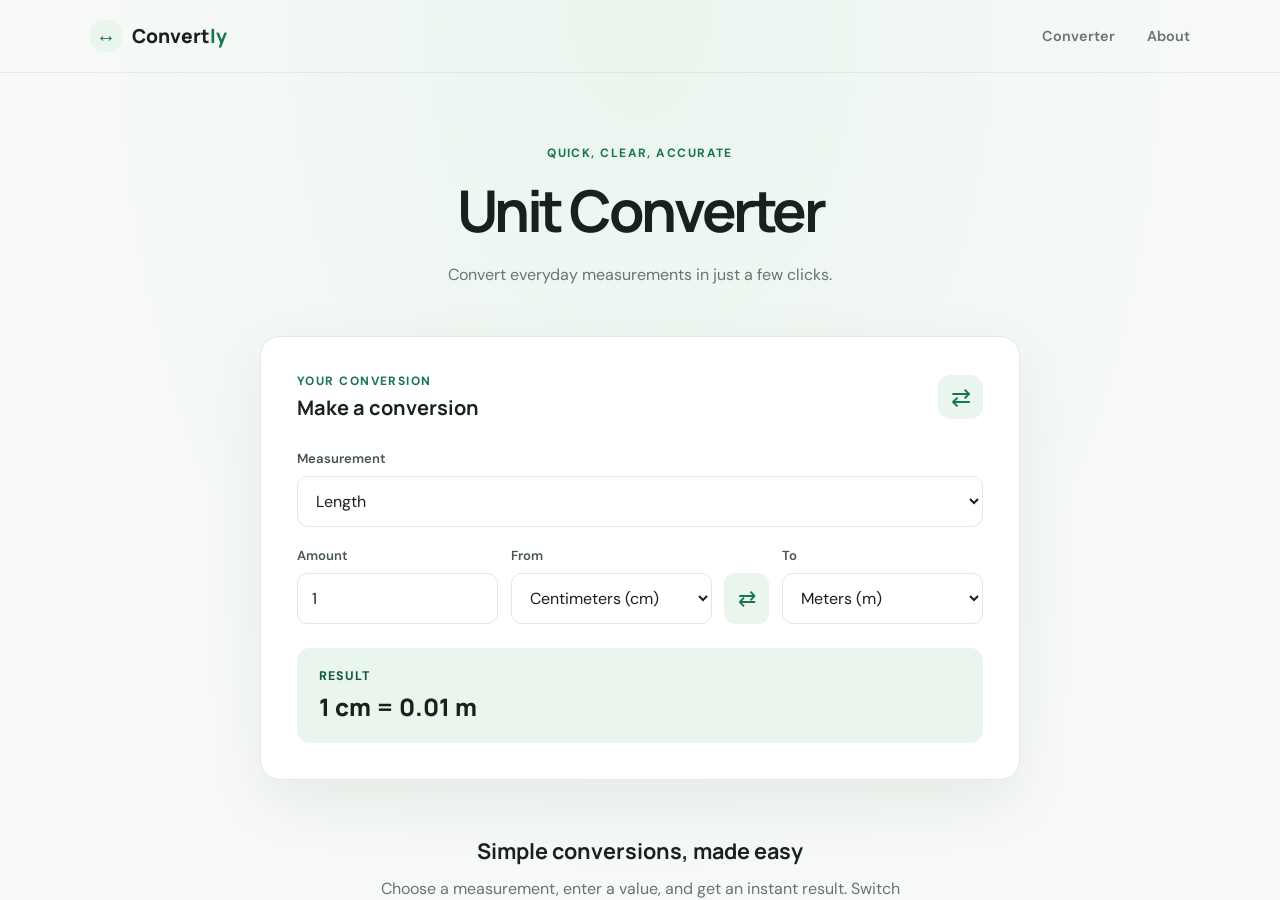
<file: index.html>
<!doctype html>
<html lang="en">
  <head>
    <meta charset="utf-8">
    <meta name="viewport" content="width=device-width, initial-scale=1">
    <meta http-equiv="refresh" content="0; url=unit-converter.html">
    <title>Unit Converter</title>
  </head>
  <body>
    <p>Opening the <a href="unit-converter.html">Unit Converter</a>…</p>
  </body>
</html>
</file>
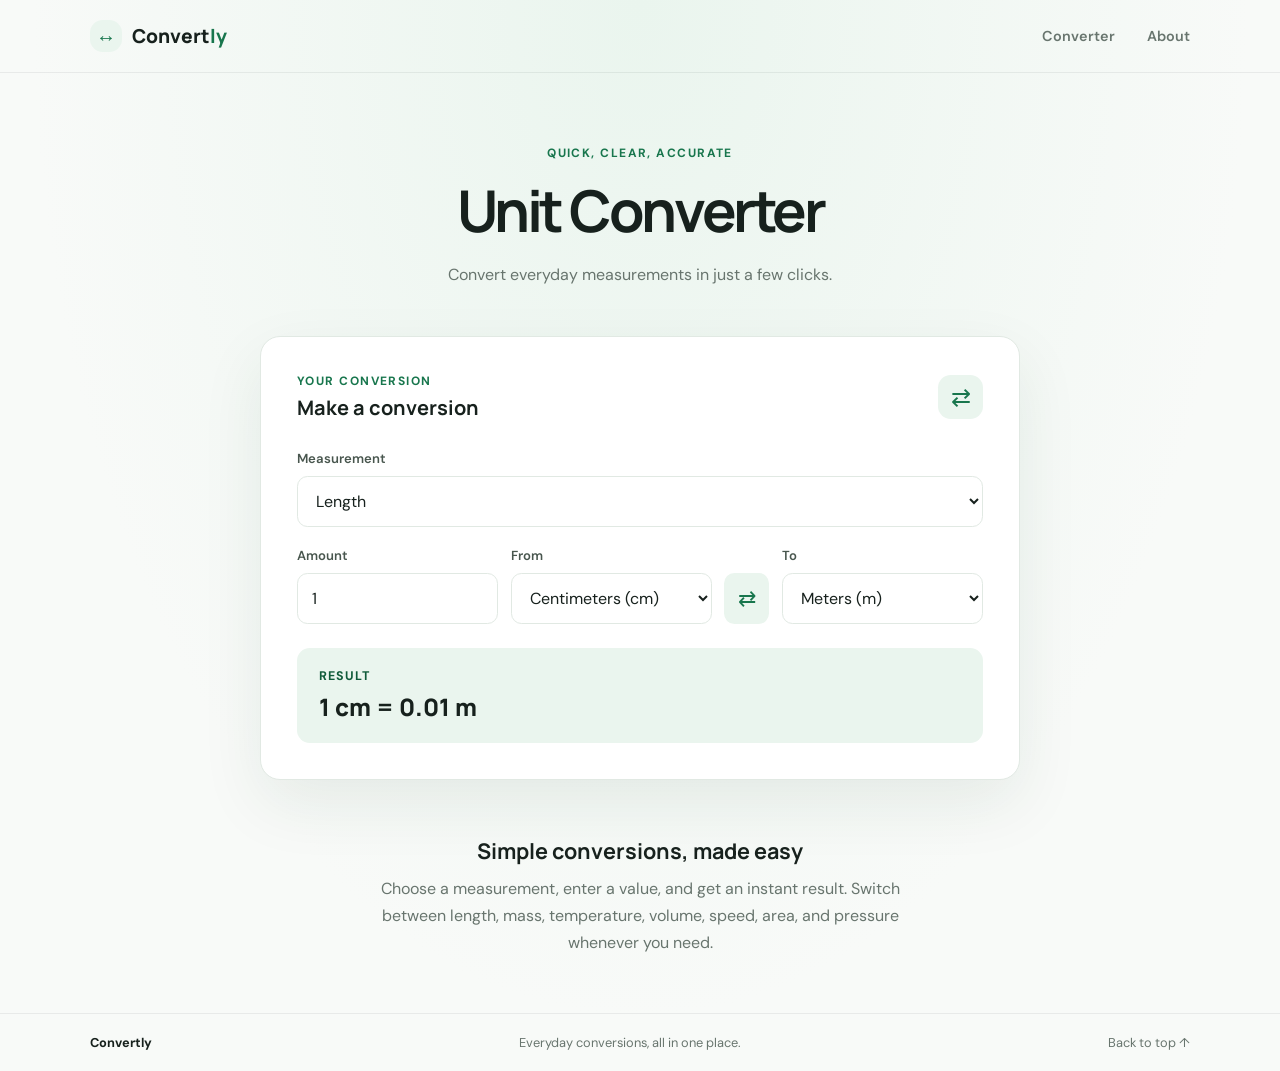
<file: unit-converter.html>
<!doctype html>
<html lang="en">
  <head>
    <meta charset="utf-8">
    <meta name="viewport" content="width=device-width, initial-scale=1">
    <meta name="description" content="A simple, easy-to-use unit converter.">
    <title>Unit Converter</title>
    <link rel="stylesheet" href="unit-converter.css">
    <script src="unit-converter.js" defer></script>
  </head>
  <body>
    <header class="site-header" id="top">
      <a class="brand" href="#top" aria-label="Unit Converter home">
        <span class="brand-mark" aria-hidden="true">↔</span>
        <span>Convert<span class="brand-accent">ly</span></span>
      </a>
      <nav class="site-nav" aria-label="Main navigation">
        <a href="#converter">Converter</a>
        <a href="#about">About</a>
      </nav>
    </header>

    <main>
      <section class="intro" aria-labelledby="page-title">
        <p class="eyebrow">Quick, clear, accurate</p>
        <h1 id="page-title">Unit Converter</h1>
        <p>Convert everyday measurements in just a few clicks.</p>
      </section>

      <section class="converter-card" id="converter" aria-labelledby="converter-title">
        <div class="card-heading">
          <div>
            <p class="eyebrow">Your conversion</p>
            <h2 id="converter-title">Make a conversion</h2>
          </div>
          <span class="card-icon" aria-hidden="true">⇄</span>
        </div>

        <div class="field category-field">
          <label for="category">Measurement</label>
          <select id="category" name="category">
            <option value="length">Length</option>
            <option value="mass">Mass</option>
            <option value="temperature">Temperature</option>
            <option value="volume">Volume</option>
            <option value="speed">Speed</option>
            <option value="area">Area</option>
            <option value="pressure">Pressure</option>
          </select>
        </div>

        <div class="conversion-fields">
          <div class="field">
            <label for="amount">Amount</label>
            <input id="amount" name="amount" type="number" value="1" step="any" inputmode="decimal">
          </div>
          <div class="field">
            <label for="from-unit">From</label>
            <select id="from-unit" name="from-unit"></select>
          </div>
          <button class="swap-button" id="swap" type="button" aria-label="Swap units" title="Swap units">
            <span aria-hidden="true">⇄</span>
          </button>
          <div class="field">
            <label for="to-unit">To</label>
            <select id="to-unit" name="to-unit"></select>
          </div>
        </div>

        <div class="result" aria-live="polite" aria-atomic="true">
          <p class="result-label">Result</p>
          <output id="result" for="amount from-unit to-unit">100 cm = 1 m</output>
        </div>
      </section>

      <section class="about" id="about" aria-labelledby="about-title">
        <h2 id="about-title">Simple conversions, made easy</h2>
        <p>Choose a measurement, enter a value, and get an instant result. Switch between length, mass, temperature, volume, speed, area, and pressure whenever you need.</p>
      </section>
    </main>

    <footer class="site-footer">
      <span>Convertly</span>
      <span>Everyday conversions, all in one place.</span>
      <a href="#top">Back to top ↑</a>
    </footer>
  </body>
</html>
</file>
<file: unit-converter.css>
@import url("https://fonts.googleapis.com/css2?family=DM+Sans:wght@400;500;600;700&family=Manrope:wght@500;600;700;800&display=swap");

:root {
  color-scheme: light;
  --ink: #17211d;
  --muted: #68756e;
  --green: #18764d;
  --green-dark: #105b3a;
  --mint: #eaf5ee;
  --line: #e1e9e3;
  --surface: #ffffff;
  font-family: "DM Sans", sans-serif;
  font-synthesis: none;
  text-rendering: optimizeLegibility;
}

* {
  box-sizing: border-box;
}

html {
  scroll-behavior: smooth;
}

body {
  min-width: 320px;
  min-height: 100vh;
  margin: 0;
  display: flex;
  flex-direction: column;
  color: var(--ink);
  background:
    radial-gradient(ellipse at 50% 0, #eaf5ee 0, transparent 38rem),
    #f8faf8;
}

a {
  color: inherit;
  text-decoration: none;
}

.site-header,
.site-footer {
  display: flex;
  align-items: center;
  justify-content: space-between;
  padding: 1.25rem max(6vw, calc((100vw - 1100px) / 2));
}

.site-header {
  border-bottom: 1px solid rgb(23 33 29 / 7%);
}

.brand {
  display: inline-flex;
  align-items: center;
  gap: 0.65rem;
  font-family: "Manrope", sans-serif;
  font-size: 1.2rem;
  font-weight: 800;
}

.brand-mark,
.card-icon {
  display: grid;
  place-items: center;
  color: var(--green);
  background: var(--mint);
  border-radius: 0.8rem;
}

.brand-mark {
  width: 2rem;
  height: 2rem;
  font-size: 1.25rem;
}

.brand-accent {
  color: var(--green);
}

.site-nav {
  display: flex;
  gap: 2rem;
  color: var(--muted);
  font-size: 0.9rem;
  font-weight: 600;
}

.site-nav a:hover,
.site-footer a:hover {
  color: var(--green);
}

main {
  width: min(100% - 2rem, 760px);
  margin: 0 auto;
  flex: 1;
}

.intro {
  padding: 4.5rem 1rem 2rem;
  text-align: center;
}

.eyebrow {
  margin: 0 0 0.65rem;
  color: var(--green);
  font-size: 0.75rem;
  font-weight: 700;
  letter-spacing: 0.12em;
  text-transform: uppercase;
}

h1,
h2,
p {
  margin-top: 0;
}

h1,
h2 {
  font-family: "Manrope", sans-serif;
}

h1 {
  margin-bottom: 0.7rem;
  font-size: clamp(2.4rem, 7vw, 3.6rem);
  letter-spacing: -0.06em;
}

.intro > p:last-child,
.about p {
  color: var(--muted);
  line-height: 1.7;
}

.converter-card {
  padding: clamp(1.25rem, 5vw, 2.25rem);
  background: var(--surface);
  border: 1px solid var(--line);
  border-radius: 1.25rem;
  box-shadow: 0 1.5rem 4rem rgb(24 64 42 / 8%);
}

.card-heading {
  display: flex;
  align-items: center;
  justify-content: space-between;
  margin-bottom: 1.8rem;
}

.card-heading .eyebrow {
  margin-bottom: 0.35rem;
}

.card-heading h2 {
  margin-bottom: 0;
  font-size: 1.25rem;
}

.card-icon {
  width: 2.8rem;
  height: 2.8rem;
  font-size: 1.5rem;
}

.field {
  display: grid;
  min-width: 0;
  gap: 0.55rem;
}

.field label {
  color: #48564e;
  font-size: 0.82rem;
  font-weight: 600;
}

.field select,
.field input {
  width: 100%;
  min-height: 3.2rem;
  padding: 0 0.9rem;
  color: var(--ink);
  background: #fff;
  border: 1px solid var(--line);
  border-radius: 0.65rem;
  font: inherit;
}

.field select:focus,
.field input:focus,
.swap-button:focus-visible,
a:focus-visible {
  outline: 3px solid rgb(24 118 77 / 25%);
  outline-offset: 2px;
  border-color: var(--green);
}

.category-field {
  margin-bottom: 1.25rem;
}

.conversion-fields {
  display: grid;
  grid-template-columns: minmax(0, 1fr) minmax(0, 1fr) 2.8rem minmax(0, 1fr);
  align-items: end;
  gap: 0.8rem;
}

.swap-button {
  width: 2.8rem;
  height: 3.2rem;
  color: var(--green);
  background: var(--mint);
  border: 0;
  border-radius: 0.65rem;
  cursor: pointer;
  font: inherit;
  font-size: 1.35rem;
}

.swap-button:hover {
  color: #fff;
  background: var(--green);
}

.result {
  margin-top: 1.5rem;
  padding: 1.25rem 1.4rem;
  background: var(--mint);
  border-radius: 0.8rem;
}

.result-label {
  margin-bottom: 0.35rem;
  color: var(--green-dark);
  font-size: 0.78rem;
  font-weight: 700;
  text-transform: uppercase;
  letter-spacing: 0.08em;
}

.result output {
  overflow-wrap: anywhere;
  font-family: "Manrope", sans-serif;
  font-size: clamp(1.1rem, 4vw, 1.5rem);
  font-weight: 800;
}

.about {
  max-width: 560px;
  margin: 3.5rem auto;
  text-align: center;
}

.about h2 {
  margin-bottom: 0.65rem;
  font-size: 1.35rem;
}

.site-footer {
  flex-wrap: wrap;
  gap: 0.75rem 1.5rem;
  color: var(--muted);
  border-top: 1px solid rgb(23 33 29 / 7%);
  font-size: 0.8rem;
}

.site-footer > span:first-child {
  color: var(--ink);
  font-weight: 700;
}

@media (max-width: 620px) {
  .site-header,
  .site-footer {
    padding-right: 1rem;
    padding-left: 1rem;
  }

  .intro {
    padding-top: 3.25rem;
  }

  .conversion-fields {
    grid-template-columns: minmax(0, 1fr) 2.8rem minmax(0, 1fr);
  }

  .conversion-fields .field:first-child {
    grid-column: 1 / -1;
  }

  .swap-button {
    grid-column: 2;
    grid-row: 2;
  }
}

@media (max-width: 400px) {
  .site-nav {
    gap: 1rem;
  }
}
</file>
